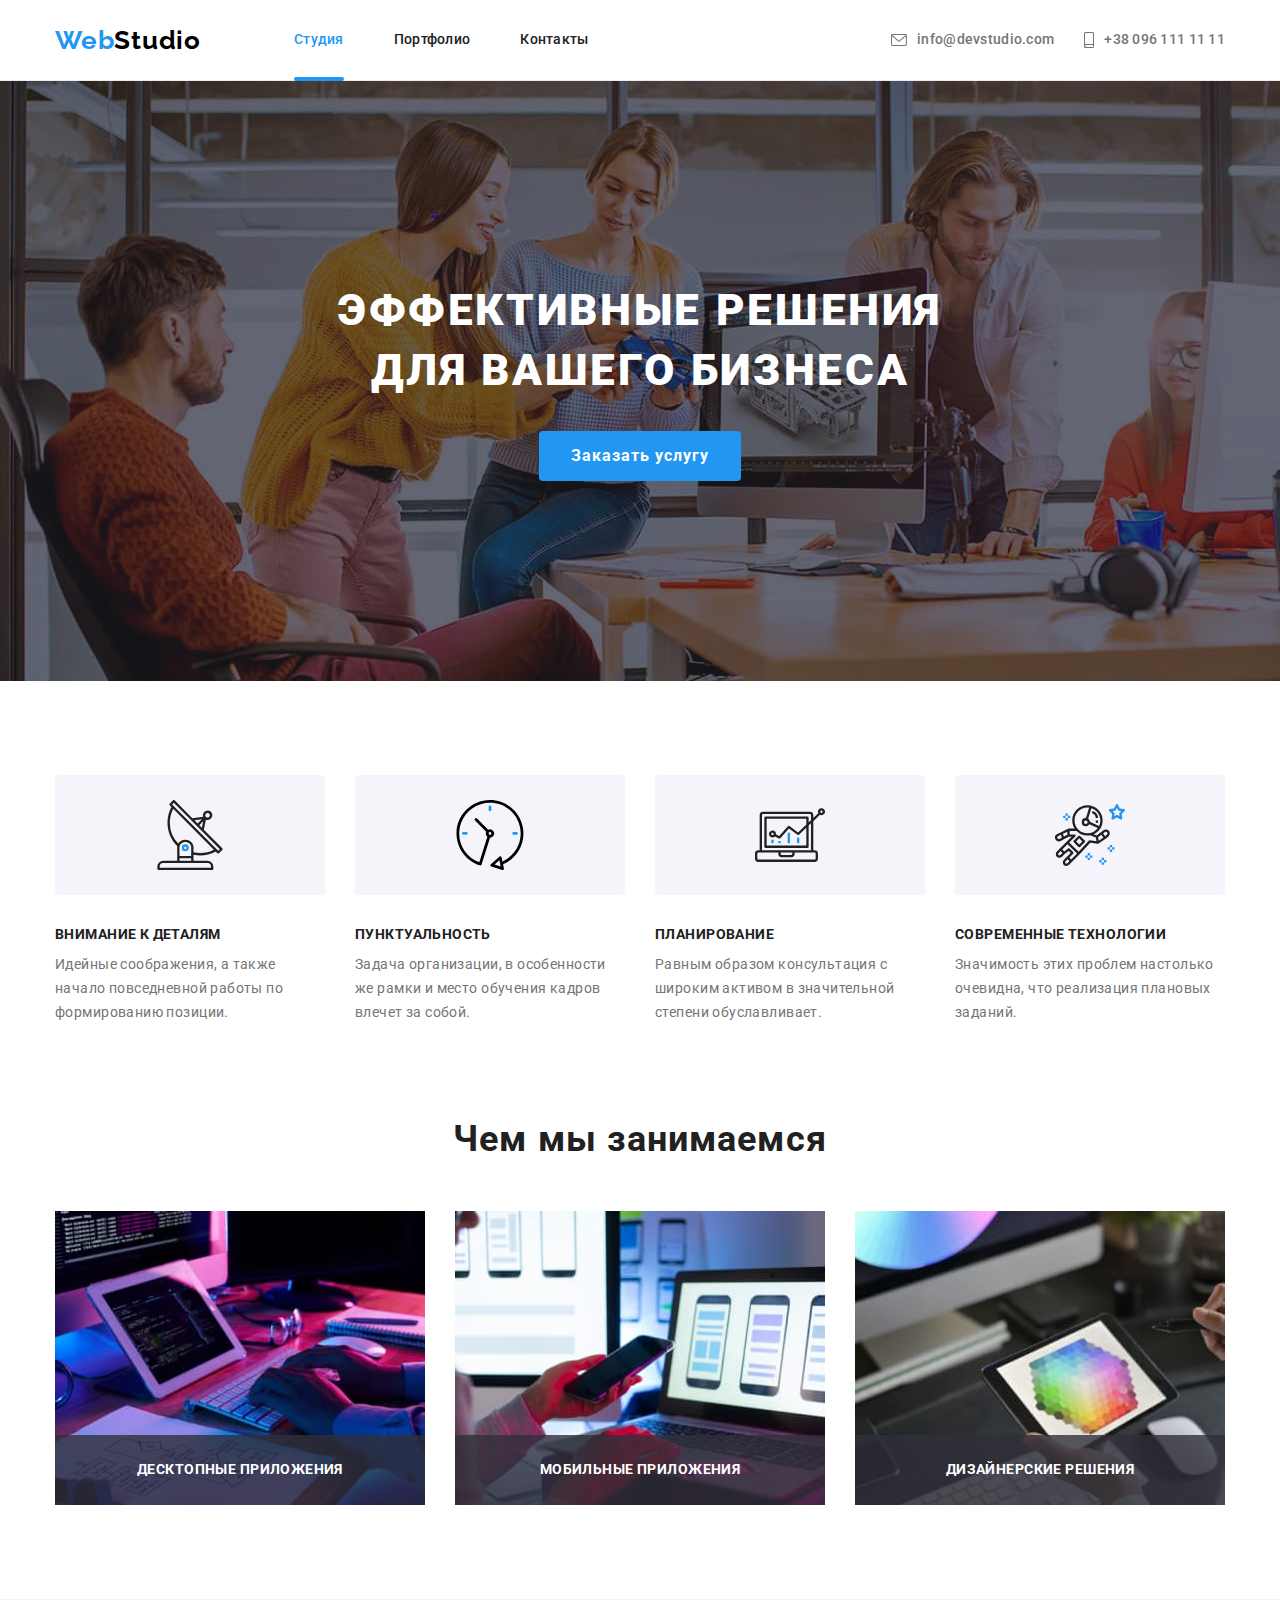
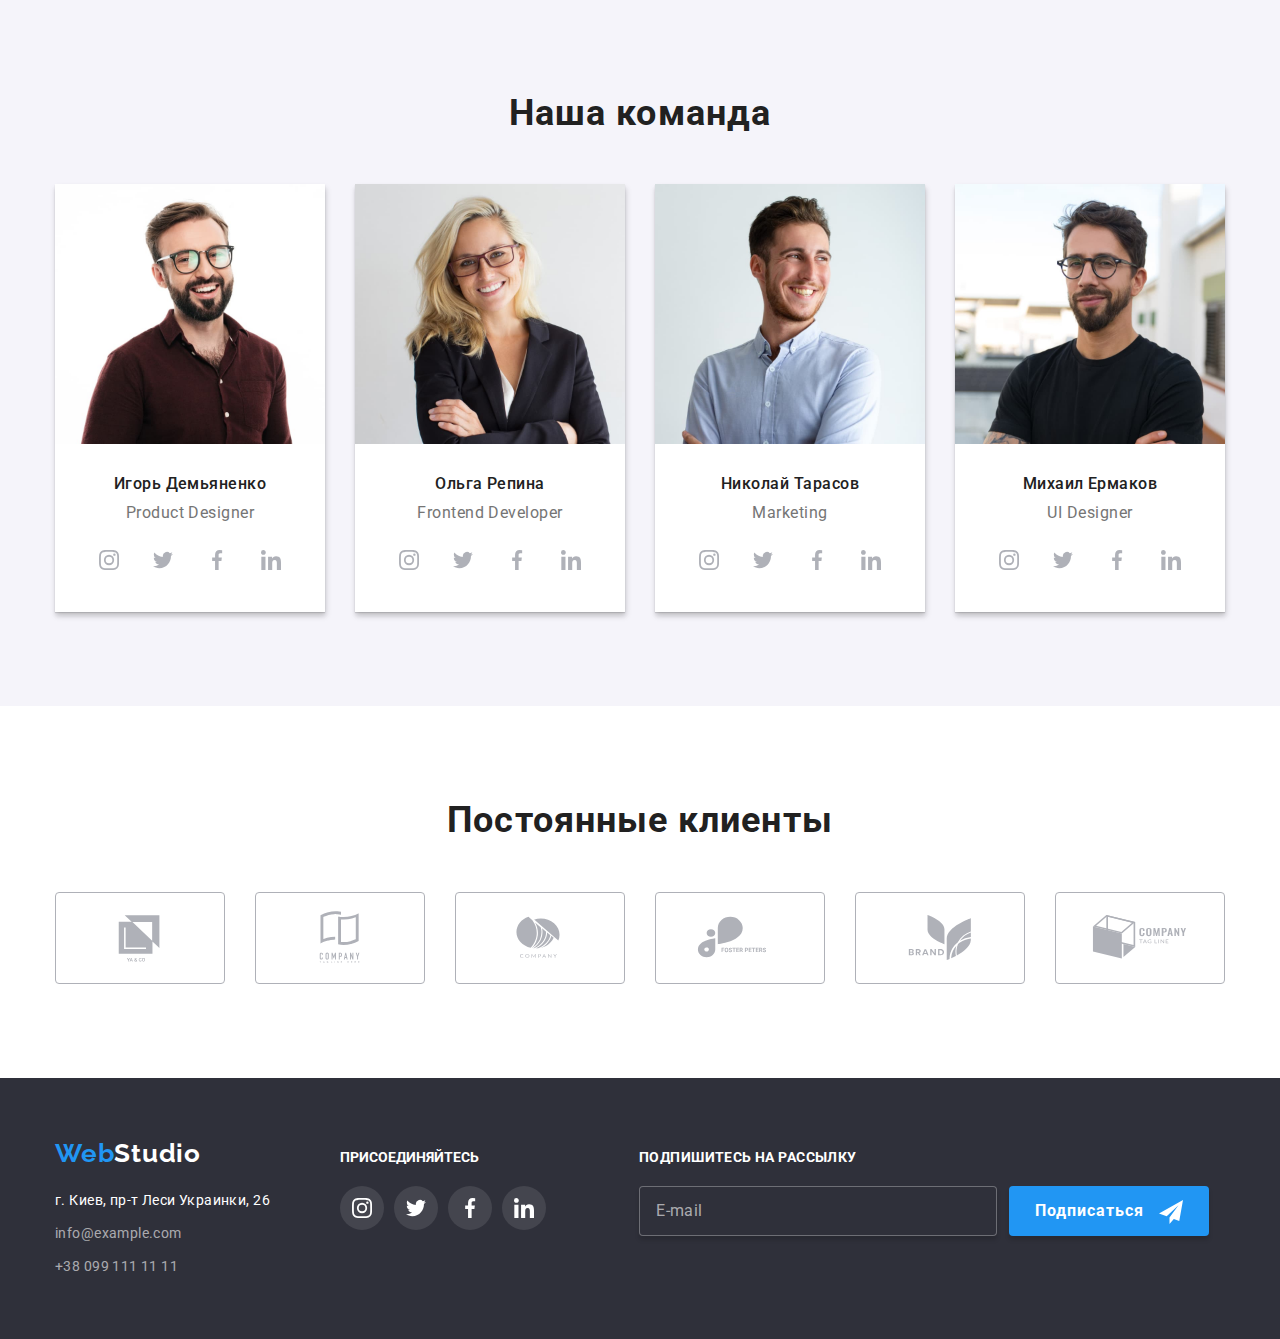
<file: index.html>
<!DOCTYPE html>
<html lang="ru">
  <head>
    <meta charset="UTF-8" />
    <meta http-equiv="X-UA-Compatible" content="IE=edge" />
    <meta name="viewport" content="width=device-width, initial-scale=1.0" />
    <title>Студия</title>
    <link
      href="https://fonts.googleapis.com/css2?family=Raleway:wght@700&family=Roboto:wght@400;500;700;900&display=swap"
      rel="stylesheet"
    />
    <link rel="stylesheet" href="./modern-normalize/modern-normalize.css" />
    <!-- <link rel="stylesheet" href="./css/styles.css" /> -->
    <link rel="stylesheet" href="./css/main.min.css" />
  </head>
  <body>
    <!-- шапка -->
    <header class="header">
      <div class="container header__wrapper">
        <!-- навигация -->
        <nav class="header__nav">
          <a href="./index.html" class="logo">Web<span class="logo--black">Studio</span></a>
          <ul class="site-nav">
            <li class="site-nav__item">
              <a href="#" class="site-nav__link site-nav__link--current">Студия</a>
            </li>
            <li class="site-nav__item">
              <a href="./portfolio.html" class="site-nav__link">Портфолио</a>
            </li>
            <li class="site-nav__item">
              <a href="#" class="site-nav__link">Контакты</a>
            </li>
          </ul>
        </nav>
        <ul class="auth-nav">
          <li class="auth-nav__item">
            <a class="auth-nav__link" href="info@devstudio.com">
              <svg class="auth-nav__icon-envelope" width="16" height="12">
                <use href="./images/icons.svg#icon-envelope"></use>
              </svg>
              info@devstudio.com</a
            >
          </li>
          <li class="auth-nav__item">
            <a class="auth-nav__link" href="tel:+380961111111">
              <svg class="auth-nav__icon-smartphone" width="10" height="16">
                <use href="./images/icons.svg#icon-smartphone"></use>
              </svg>
              +38 096 111 11 11</a
            >
          </li>
        </ul>
      </div>
    </header>
    <!-- основное -->
    <main>
      <!-- секция c кнопкой -->
      <section class="hero">
        <div class="container">
          <h1 class="hero__title">Эффективные решения для вашего бизнеса</h1>
          <button class="hero__button" type="button" data-modal-open>Заказать услугу</button>
        </div>
      </section>
      <!-- cекция с особенностями -->
      <section class="features section">
        <div class="container">
          <h2 class="title-hidden">Особенности команды WebStudio</h2>
          <ul class="features__wrapper">
            <li class="features__item details-icon">
              <div class="features__icon">
                <svg width="70" height="70">
                  <use href="./images/icons.svg#icon-antenna"></use>
                </svg>
              </div>
              <h3 class="features__title">Внимание к деталям</h3>
              <p class="features__text">
                Идейные соображения, а также начало повседневной работы по формированию позиции.
              </p>
            </li>
            <li class="features__item punctuality-icon">
              <div class="features__icon">
                <svg width="70" height="70">
                  <use href="./images/icons.svg#icon-clock"></use>
                </svg>
              </div>
              <h3 class="features__title">Пунктуальность</h3>
              <p class="features__text">
                Задача организации, в особенности же рамки и место обучения кадров влечет за собой.
              </p>
            </li>
            <li class="features__item planning-icon">
              <div class="features__icon">
                <svg width="70" height="70">
                  <use href="./images/icons.svg#icon-diagram"></use>
                </svg>
              </div>
              <h3 class="features__title">Планирование</h3>
              <p class="features__text">
                Равным образом консультация с широким активом в значительной степени обуславливает.
              </p>
            </li>
            <li class="features__item technology-icon">
              <div class="features__icon">
                <svg width="70" height="70">
                  <use href="./images/icons.svg#icon-astronaut"></use>
                </svg>
              </div>
              <h3 class="features__title">Современные технологии</h3>
              <p class="features__text">
                Значимость этих проблем настолько очевидна, что реализация плановых заданий.
              </p>
            </li>
          </ul>
        </div>
      </section>
      <!-- чем мы занимаемся -->
      <section class="activity">
        <div class="container">
          <h2 class="activity__title">Чем мы занимаемся</h2>
          <ul class="activity__wrapper">
            <li class="activity__item">
              <div class="activity__wrap">
                <img
                  class="activity__picture"
                  src="./images/box1.jpg"
                  alt="Фронтенд разработка"
                  width="370"
                  height="294"
                />
                <p class="activity__description">Десктопные приложения</p>
              </div>
            </li>
            <li class="activity__item">
              <div class="activity__wrap">
                <img
                  class="activity__picture"
                  src="./images/box2.jpg"
                  alt="Разработка пользовательского интерфейса"
                  width="370"
                  height="294"
                />
                <p class="activity__description">Мобильные приложения</p>
              </div>
            </li>
            <li class="activity__item">
              <div class="activity__wrap">
                <img
                  class="activity__picture"
                  src="./images/box3.jpg"
                  alt="Дизайн продукта"
                  width="370"
                  height="294"
                />
                <p class="activity__description">Дизайнерские решения</p>
              </div>
            </li>
          </ul>
        </div>
      </section>
      <!-- наша команда -->
      <section class="team section">
        <div class="container">
          <h2 class="team__title">Наша команда</h2>
          <ul class="team__wrapper">
            <li class="team__item">
              <img
                class="team__picture"
                src="./images/product-designer.jpg"
                alt="Человек, который формирует концепцию продукта"
                width="270"
                height="260"
              />
              <div class="team__card">
                <h3 class="team__name">Игорь Демьяненко</h3>
                <p class="team__role">Product Designer</p>
                <ul class="team__social list">
                  <li class="team__icons">
                    <a class="team__link" href="#">
                      <svg class="team__icon" width="20" height="20">
                        <use href="./images/icons.svg#icon-instagramteam"></use>
                      </svg>
                    </a>
                  </li>
                  <li class="team__icons">
                    <a class="team__link" href="#">
                      <svg class="team__icon" width="20" height="20">
                        <use href="./images/icons.svg#icon-twitterteam"></use>
                      </svg>
                    </a>
                  </li>
                  <li class="team__icons">
                    <a class="team__link" href="#">
                      <svg class="team__icon" width="20" height="20">
                        <use href="./images/icons.svg#icon-facebookteam"></use>
                      </svg>
                    </a>
                  </li>
                  <li class="team__icons">
                    <a class="team__link" href="#">
                      <svg class="team__icon" width="20" height="20">
                        <use href="./images/icons.svg#icon-linkedinteam"></use>
                      </svg>
                    </a>
                  </li>
                </ul>
              </div>
            </li>
            <li class="team__item">
              <img
                class="team__picture"
                src="./images/front-end-developer.jpg"
                alt="Человек, который занимается созданием веб-сайтов"
                width="270"
                height="260"
              />
              <div class="team__card">
                <h3 class="team__name">Ольга Репина</h3>
                <p class="team__role">Frontend Developer</p>
                <ul class="team__social list">
                  <li class="team__icons">
                    <a class="team__link" href="#">
                      <svg class="team__icon" width="20" height="20">
                        <use href="./images/icons.svg#icon-instagramteam"></use>
                      </svg>
                    </a>
                  </li>
                  <li class="team__icons">
                    <a class="team__link" href="#">
                      <svg class="team__icon" width="20" height="20">
                        <use href="./images/icons.svg#icon-twitterteam"></use>
                      </svg>
                    </a>
                  </li>
                  <li class="team__icons">
                    <a class="team__link" href="#">
                      <svg class="team__icon" width="20" height="20">
                        <use href="./images/icons.svg#icon-facebookteam"></use>
                      </svg>
                    </a>
                  </li>
                  <li class="team__icons">
                    <a class="team__link" href="#">
                      <svg class="team__icon" width="20" height="20">
                        <use href="./images/icons.svg#icon-linkedinteam"></use>
                      </svg>
                    </a>
                  </li>
                </ul>
              </div>
            </li>
            <li class="team__item">
              <img
                class="team__picture"
                src="./images/marketing.jpg"
                alt="Человек, отвечающий за маркетинг"
                width="270"
                height="260"
              />
              <div class="team__card">
                <h3 class="team__name">Николай Тарасов</h3>
                <p class="team__role">Marketing</p>
                <ul class="team__social list">
                  <li class="team__icons">
                    <a class="team__link" href="#">
                      <svg class="team__icon" width="20" height="20">
                        <use href="./images/icons.svg#icon-instagramteam"></use>
                      </svg>
                    </a>
                  </li>
                  <li class="team__icons">
                    <a class="team__link" href="#">
                      <svg class="team__icon" width="20" height="20">
                        <use href="./images/icons.svg#icon-twitterteam"></use>
                      </svg>
                    </a>
                  </li>
                  <li class="team__icons">
                    <a class="team__link" href="#">
                      <svg class="team__icon" width="20" height="20">
                        <use href="./images/icons.svg#icon-facebookteam"></use>
                      </svg>
                    </a>
                  </li>
                  <li class="team__icons">
                    <a class="team__link" href="#">
                      <svg class="team__icon" width="20" height="20">
                        <use href="./images/icons.svg#icon-linkedinteam"></use>
                      </svg>
                    </a>
                  </li>
                </ul>
              </div>
            </li>
            <li class="team__item">
              <img
                class="team__picture"
                src="./images/ui-designer.jpg"
                alt="Человек, работающий над графической частью интерфейса"
                width="270"
                height="260"
              />
              <div class="team__card">
                <h3 class="team__name">Михаил Ермаков</h3>
                <p class="team__role">UI Designer</p>
                <ul class="team__social">
                  <li class="team__icons">
                    <a class="team__link" href="#">
                      <svg class="team__icon" width="20" height="20">
                        <use href="./images/icons.svg#icon-instagramteam"></use>
                      </svg>
                    </a>
                  </li>
                  <li class="team__icons">
                    <a class="team__link" href="#">
                      <svg class="team__icon" width="20" height="20">
                        <use href="./images/icons.svg#icon-twitterteam"></use>
                      </svg>
                    </a>
                  </li>
                  <li class="team__icons">
                    <a class="team__link" href="#">
                      <svg class="team__icon" width="20" height="20">
                        <use href="./images/icons.svg#icon-facebookteam"></use>
                      </svg>
                    </a>
                  </li>
                  <li class="team__icons">
                    <a class="team__link" href="#">
                      <svg class="team__icon" width="20" height="20">
                        <use href="./images/icons.svg#icon-linkedinteam"></use>
                      </svg>
                    </a>
                  </li>
                </ul>
              </div>
            </li>
          </ul>
        </div>
      </section>
      <!--постоянные клиенты -->
      <section class="clients section">
        <div class="container">
          <h2 class="clients__title">Постоянные клиенты</h2>
          <ul class="clients__wrapper">
            <li class="clients__item">
              <a class="clients__link" href="#">
                <svg class="clients__icon" width="106" height="60">
                  <use href="./images/icons.svg#icon-yaco"></use>
                </svg>
              </a>
            </li>
            <li class="clients__item">
              <a class="clients__link" href="#">
                <svg class="clients__icon" width="106" height="60">
                  <use href="./images/icons.svg#icon-companytaglinehere"></use>
                </svg>
              </a>
            </li>
            <li class="clients__item">
              <a class="clients__link" href="#">
                <svg class="clients__icon" width="106" height="60">
                  <use href="./images/icons.svg#icon-company"></use>
                </svg>
              </a>
            </li>
            <li class="clients__item">
              <a class="clients__link" href="#">
                <svg class="clients__icon" width="106" height="60">
                  <use href="./images/icons.svg#icon-foster"></use>
                </svg>
              </a>
            </li>
            <li class="clients__item">
              <a class="clients__link" href="#">
                <svg class="clients__icon" width="106" height="60">
                  <use href="./images/icons.svg#icon-brand"></use>
                </svg>
              </a>
            </li>
            <li class="clients__item">
              <a class="clients__link" href="#">
                <svg class="clients__icon" width="106" height="60">
                  <use href="./images/icons.svg#icon-companttagline"></use>
                </svg>
              </a>
            </li>
          </ul>
        </div>
      </section>
    </main>
    <!-- футер -->
    <footer class="footer">
      <div class="container footer__wrapper">
        <div>
          <a class="logo logo__footer" href="./index.html"
            >Web<span class="logo--white">Studio</span></a
          >
          <address>
            <ul class="address">
              <li class="address__item">
                <a
                  class="address__link"
                  href="https://goo.gl/maps/dMJrHMzc6mi3SanNA"
                  target="_blank"
                  rel="noopener noreferrer"
                  >г. Киев, пр-т Леси Украинки, 26</a
                >
              </li>
              <li class="info__item">
                <a class="info__link" href="info@devstudio.com">info@example.com</a>
              </li>
              <li class="info__item">
                <a class="info__link" href="tel:+380991111111">+38 099 111 11 11</a>
              </li>
            </ul>
          </address>
        </div>
        <div class="social__wrapper">
          <h2 class="social__title">Присоединяйтесь</h2>
          <ul class="social__list">
            <li class="social__item">
              <a class="social__link" href="#">
                <svg class="social__icon" width="20" height="20">
                  <use href="./images/icons.svg#icon-instagramteam"></use>
                </svg>
              </a>
            </li>
            <li class="social__item">
              <a class="social__link" href="#">
                <svg class="social__icon" width="20" height="20">
                  <use href="./images/icons.svg#icon-twitterteam"></use>
                </svg>
              </a>
            </li>
            <li class="social__item">
              <a class="social__link" href="#">
                <svg class="social__icon" width="20" height="20">
                  <use href="./images/icons.svg#icon-facebookteam"></use>
                </svg>
              </a>
            </li>
            <li class="social__item">
              <a class="social__link" href="#">
                <svg class="social__icon" width="20" height="20">
                  <use href="./images/icons.svg#icon-linkedinteam"></use>
                </svg>
              </a>
            </li>
          </ul>
        </div>
        <div class="subscribe__wrapper">
          <h2 class="subscribe__title">Подпишитесь на рассылку</h2>
          <form class="subscribe__form">
            <input class="subscribe__input" type="email" name="email" placeholder="E-mail" />
            <button class="subscribe__button" type="submit">
              Подписаться
              <svg class="subscribe__icon" width="24" height="24">
                <use href="./images/icons.svg#icon-send"></use>
              </svg>
            </button>
          </form>
        </div>
      </div>
    </footer>
    <!-- модальное окно -->
    <div class="backdrop is-hidden" data-modal>
      <div class="modal">
        <button class="modal-button--close" type="button" data-modal-close>
          <svg width="11" height="11">
            <use href="./images/icons.svg#icon-close"></use>
          </svg>
        </button>
        <form class="callback-form">
          <strong class="callback-form__title">Оставьте свои данные, мы вам перезвоним</strong>
          <label class="callback-form__lable" for="name">Имя</label>
          <div class="callback-form__field">
            <input class="callback-form__input" type="text" name="name" id="name" />
            <svg class="callback-form__input-icon" width="18" height="18">
              <use href="./images/icons.svg#icon-person-callback-form"></use>
            </svg>
          </div>
          <label class="callback-form__lable" for="tel">Телефон</label>
          <div class="callback-form__field">
            <input class="callback-form__input" type="tel" name="tel" id="tel" />
            <svg class="callback-form__input-icon" width="18" height="18">
              <use href="./images/icons.svg#icon-phone-callback-form"></use>
            </svg>
          </div>
          <label class="callback-form__lable" for="email">Почта</label>
          <div class="callback-form__field">
            <input class="callback-form__input" type="email" name="email" id="email" />
            <svg class="callback-form__input-icon" width="18" height="18">
              <use href="./images/icons.svg#icon-email-callback-form"></use>
            </svg>
          </div>
          <label class="callback-form__lable" for="comment">Комментарий</label>
          <textarea
            class="callback-form__comment"
            name="comment"
            id="comment"
            placeholder="Введите текст"
          ></textarea>
          <label class="callback-form__checkbox">
            <input
              class="callback-form__checkbox-input checkbox-hidden"
              type="checkbox"
              name="arragement"
              tabindex="-1"
            />
            <span class="callback-form__checkbox-icon" tabindex="0">
              <svg width="16" height="15">
                <use href="./images/icons.svg#icon-check"></use>
              </svg>
            </span>
            <span class="callback-form__agreement-text">
              Соглашаюсь с рассылкой и принимаю
              <a class="callback-form__agreement-link" href="#">Условия договора</a>
            </span>
          </label>
          <button class="callback-form__button" type="submit">Отправить</button>
        </form>
      </div>
    </div>
    <script src="./js/modal.js"></script>
  </body>
</html>
</file>
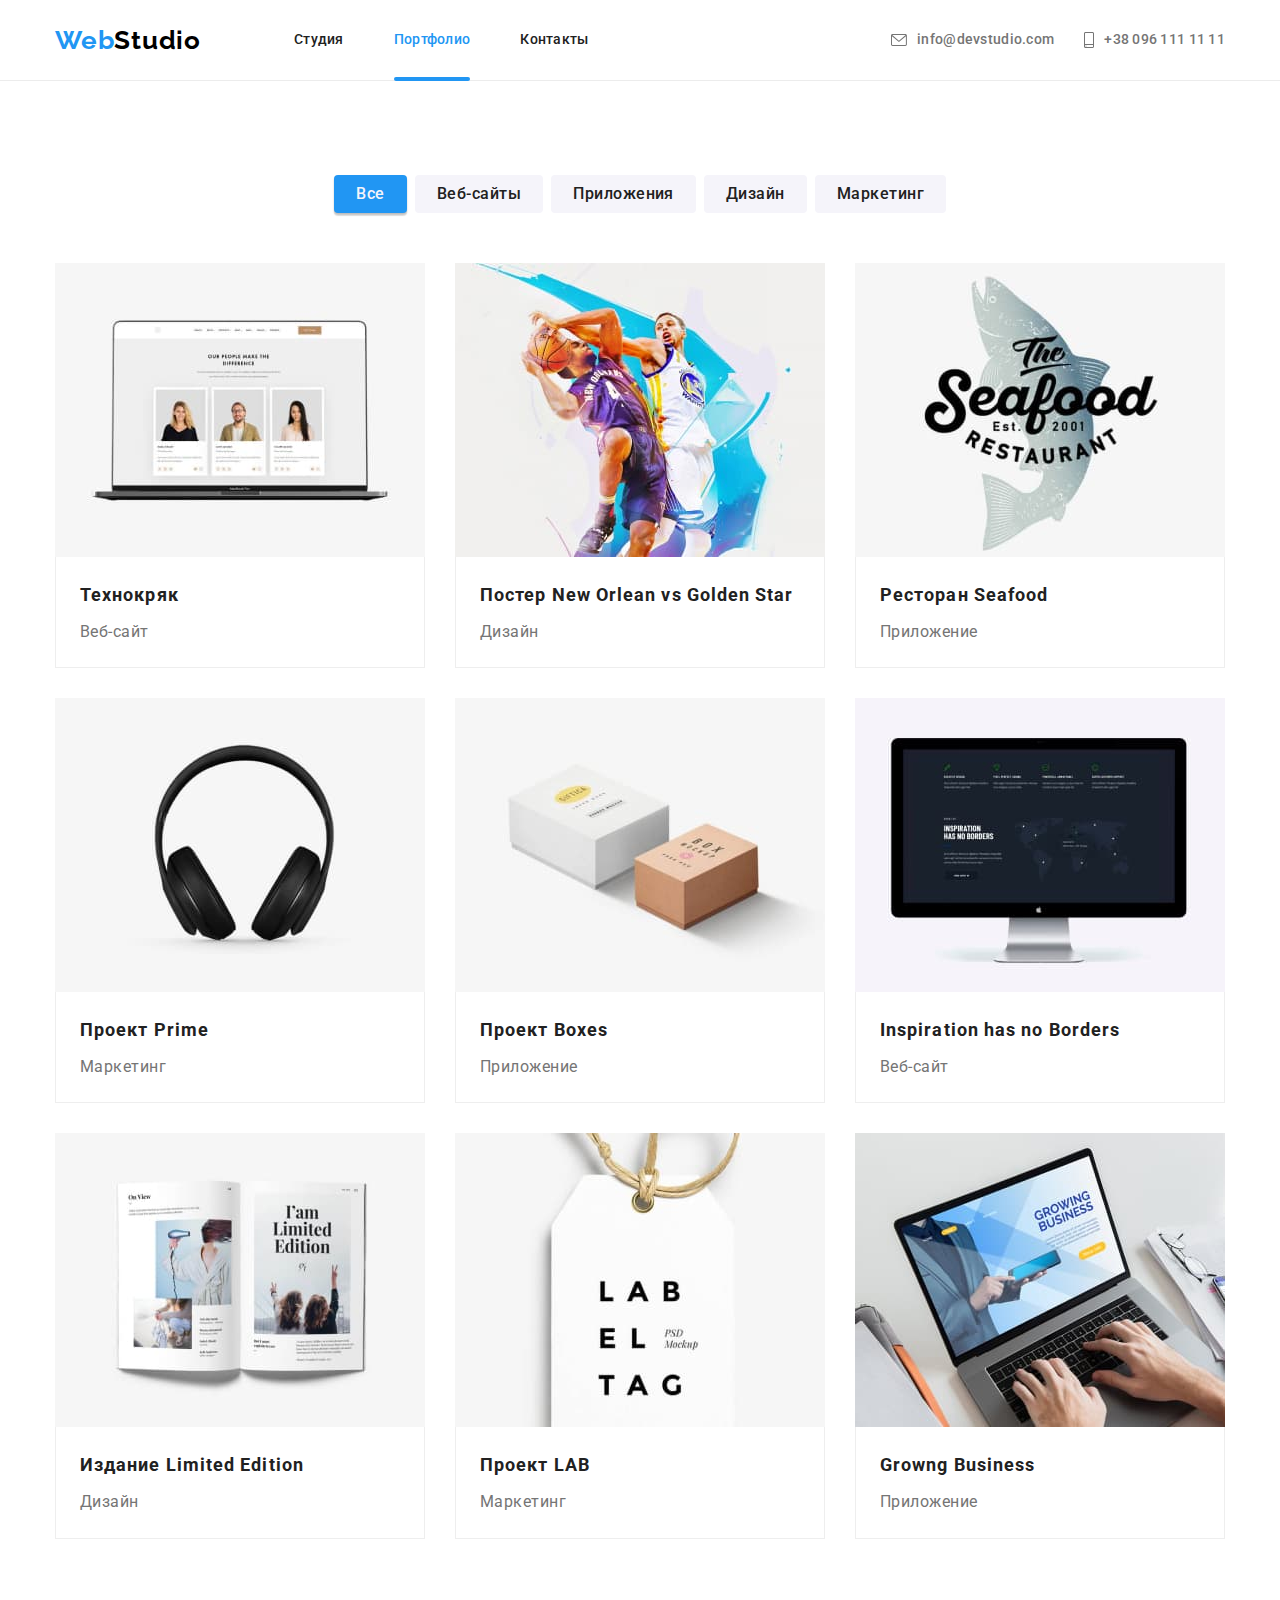
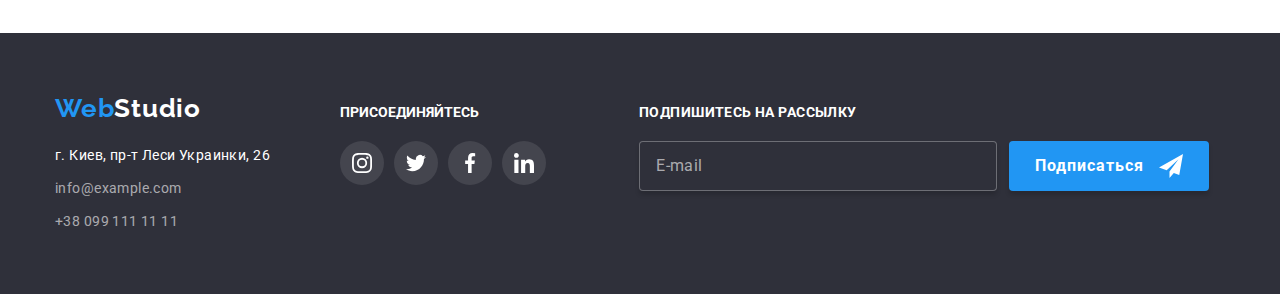
<file: portfolio.html>
<!DOCTYPE html>
<html lang="ru">
  <head>
    <meta charset="UTF-8" />
    <meta http-equiv="X-UA-Compatible" content="IE=edge" />
    <meta name="viewport" content="width=device-width, initial-scale=1.0" />
    <title>Portfolio</title>
    <link
      href="https://fonts.googleapis.com/css2?family=Raleway:wght@700&family=Roboto:wght@400;500;700;900&display=swap"
      rel="stylesheet"
    />
    <link rel="stylesheet" href="./modern-normalize/modern-normalize.css" />
    <!-- <link rel="stylesheet" href="./css/styles.css" /> -->
    <link rel="stylesheet" href="./css/main.min.css" />
  </head>
  <body>
    <!-- шапка -->
    <header class="header">
      <div class="container header__wrapper">
        <!-- навигация -->
        <nav class="header__nav">
          <a href="#" class="logo">Web<span class="logo--black">Studio</span></a>
          <ul class="site-nav">
            <li class="site-nav__item">
              <a href="./index.html" class="site-nav__link">Студия</a>
            </li>
            <li class="site-nav__item">
              <a href="#" class="site-nav__link site-nav__link--current">Портфолио</a>
            </li>
            <li class="site-nav__item">
              <a href="#" class="site-nav__link">Контакты</a>
            </li>
          </ul>
        </nav>
        <ul class="auth-nav">
          <li class="auth-nav__item">
            <a class="auth-nav__link" href="info@devstudio.com">
              <svg class="auth-nav__icon-envelope" width="16" height="12">
                <use href="./images/icons.svg#icon-envelope"></use>
              </svg>
              info@devstudio.com</a
            >
          </li>
          <li class="auth-nav__item">
            <a class="auth-nav__link" href="tel:+380961111111">
              <svg class="auth-nav__icon-smartphone" width="10" height="16">
                <use href="./images/icons.svg#icon-smartphone"></use>
              </svg>
              +38 096 111 11 11</a
            >
          </li>
        </ul>
      </div>
    </header>
    <!-- основное -->
    <main>
      <!-- секция примеры проектов -->
      <section class="examples section">
        <div class="container">
          <h1 class="title-hidden">примеры</h1>
          <ul class="filters">
            <li class="filters__item">
              <button class="filters__button filters__button--active" type="button">Все</button>
            </li>
            <li class="filters__item">
              <button class="filters__button" type="button">Веб-сайты</button>
            </li>
            <li class="filters__item">
              <button class="filters__button" type="button">Приложения</button>
            </li>
            <li class="filters__item">
              <button class="filters__button" type="button">Дизайн</button>
            </li>
            <li class="filters__item">
              <button class="filters__button" type="button">Маркетинг</button>
            </li>
          </ul>
          <ul class="examples__wrapper">
            <li class="examples__item">
              <a class="examples__link" href="#">
                <div class="examples__overlay">
                  <img
                    class="examples__picture"
                    src="./images/texnokryak.jpg"
                    alt="Пример проекта веб-сайта Технокряк"
                    width="370"
                    height="294"
                  />
                  <p class="overlay__text">
                    Ресурс предлагает комплексные предложения с разным уровнем функционала и
                    сервисов. Все это позволит посетителю получить исчерпывающие сведения о компании
                    или частном лице.
                  </p>
                </div>
                <div class="examples__card">
                  <h3 class="examples__title">Технокряк</h3>
                  <p class="examples__text">Веб-сайт</p>
                </div>
              </a>
            </li>
            <li class="examples__item">
              <a href="#" class="examples__link">
                <div class="examples__overlay">
                  <img
                    class="examples__picture"
                    src="./images/post-new-orlean-golden-star.jpg"
                    alt="Пример дизайна постера New Orlean vs Golden Star"
                    width="370"
                    height="294"
                  />
                  <p class="overlay__text">
                    Ресурс предлагает комплексные предложения с разным уровнем функционала и
                    сервисов. Все это позволит посетителю получить исчерпывающие сведения о компании
                    или частном лице.
                  </p>
                </div>
                <div class="examples__card">
                  <h3 class="examples__title">Постер New Orlean vs Golden Star</h3>
                  <p class="examples__text">Дизайн</p>
                </div>
              </a>
            </li>
            <li class="examples__item">
              <a href="" class="examples__link">
                <div class="examples__overlay">
                  <img
                    class="examples__picture"
                    src="./images/restaurant-seafood.jpg"
                    alt="Пример приложения для ресторана Seafood"
                    width="370"
                    height="294"
                  />
                  <p class="overlay__text">
                    Ресурс предлагает комплексные предложения с разным уровнем функционала и
                    сервисов. Все это позволит посетителю получить исчерпывающие сведения о компании
                    или частном лице.
                  </p>
                </div>
                <div class="examples__card">
                  <h3 class="examples__title">Ресторан Seafood</h3>
                  <p class="examples__text">Приложение</p>
                </div>
              </a>
            </li>
            <li class="examples__item">
              <a href="#" class="examples__link">
                <div class="examples__overlay">
                  <img
                    class="examples__picture"
                    src="./images/project-prime.jpg"
                    alt="Пример проекта Prime"
                    width="370"
                    height="294"
                  />
                  <p class="overlay__text">
                    Ресурс предлагает комплексные предложения с разным уровнем функционала и
                    сервисов. Все это позволит посетителю получить исчерпывающие сведения о компании
                    или частном лице.
                  </p>
                </div>
                <div class="examples__card">
                  <h3 class="examples__title">Проект Prime</h3>
                  <p class="examples__text">Маркетинг</p>
                </div>
              </a>
            </li>
            <li class="examples__item">
              <a href="#" class="examples__link">
                <div class="examples__overlay">
                  <img
                    class="examples__picture"
                    src="./images/project-boxes.jpg"
                    alt="Проект приложения Boxes"
                    width="370"
                    height="294"
                  />
                  <p class="overlay__text">
                    Ресурс предлагает комплексные предложения с разным уровнем функционала и
                    сервисов. Все это позволит посетителю получить исчерпывающие сведения о компании
                    или частном лице.
                  </p>
                </div>
                <div class="examples__card">
                  <h3 class="examples__title">Проект Boxes</h3>
                  <p class="examples__text">Приложение</p>
                </div>
              </a>
            </li>
            <li class="examples__item">
              <a href="#" class="examples__link">
                <div class="examples__overlay">
                  <img
                    class="examples__picture"
                    src="./images/inspiration-has-a-borders.jpg"
                    alt="Проект веб-сайта Inspiration has no borders"
                    width="370"
                    height="294"
                  />
                  <p class="overlay__text">
                    Ресурс предлагает комплексные предложения с разным уровнем функционала и
                    сервисов. Все это позволит посетителю получить исчерпывающие сведения о компании
                    или частном лице.
                  </p>
                </div>
                <div class="examples__card">
                  <h3 class="examples__title">Inspiration has no Borders</h3>
                  <p class="examples__text">Веб-сайт</p>
                </div>
              </a>
            </li>
            <li class="examples__item">
              <a href="#" class="examples__link">
                <div class="examples__overlay">
                  <img
                    class="examples__picture"
                    src="./images/limited-edition.jpg"
                    alt="Пример дизайна издания Limited Edition"
                    width="370"
                    height="294"
                  />
                  <p class="overlay__text">
                    Ресурс предлагает комплексные предложения с разным уровнем функционала и
                    сервисов. Все это позволит посетителю получить исчерпывающие сведения о компании
                    или частном лице.
                  </p>
                </div>
                <div class="examples__card">
                  <h3 class="examples__title">Издание Limited Edition</h3>
                  <p class="examples__text">Дизайн</p>
                </div>
              </a>
            </li>
            <li class="examples__item">
              <a href="#" class="examples__link">
                <div class="examples__overlay">
                  <img
                    class="examples__picture"
                    src="./images/project-lab.jpg"
                    alt="Пример проекта LAB"
                    width="370"
                    height="294"
                  />
                  <p class="overlay__text">
                    Ресурс предлагает комплексные предложения с разным уровнем функционала и
                    сервисов. Все это позволит посетителю получить исчерпывающие сведения о компании
                    или частном лице.
                  </p>
                </div>
                <div class="examples__card">
                  <h3 class="examples__title">Проект LAB</h3>
                  <p class="examples__text">Маркетинг</p>
                </div>
              </a>
            </li>
            <li class="examples__item">
              <a class="examples__link" href="#">
                <div class="examples__overlay">
                  <img
                    class="examples__picture"
                    src="./images/growing-business.jpg"
                    alt="Проект приложения Growing Business"
                    width="370"
                    height="294"
                  />
                  <p class="overlay__text">
                    Ресурс предлагает комплексные предложения с разным уровнем функционала и
                    сервисов. Все это позволит посетителю получить исчерпывающие сведения о компании
                    или частном лице.
                  </p>
                </div>
                <div class="examples__card">
                  <h3 class="examples__title">Growng Business</h3>
                  <p class="examples__text">Приложение</p>
                </div>
              </a>
            </li>
          </ul>
        </div>
      </section>
    </main>
    <!-- футер -->
    <footer class="footer">
      <div class="container footer__wrapper">
        <div>
          <a class="logo logo__footer" href="./index.html"
            >Web<span class="logo--white">Studio</span></a
          >
          <address>
            <ul class="address">
              <li class="address__item">
                <a
                  class="address__link"
                  href="https://goo.gl/maps/dMJrHMzc6mi3SanNA"
                  target="_blank"
                  rel="noopener noreferrer"
                  >г. Киев, пр-т Леси Украинки, 26</a
                >
              </li>
              <li class="info__item">
                <a class="info__link" href="info@devstudio.com">info@example.com</a>
              </li>
              <li class="info__item">
                <a class="info__link" href="tel:+380991111111">+38 099 111 11 11</a>
              </li>
            </ul>
          </address>
        </div>
        <div class="social__wrapper">
          <h2 class="social__title">Присоединяйтесь</h2>
          <ul class="social__list">
            <li class="social__item">
              <a class="social__link" href="#">
                <svg class="social__icon" width="20" height="20">
                  <use href="./images/icons.svg#icon-instagramteam"></use>
                </svg>
              </a>
            </li>
            <li class="social__item">
              <a class="social__link" href="#">
                <svg class="social__icon" width="20" height="20">
                  <use href="./images/icons.svg#icon-twitterteam"></use>
                </svg>
              </a>
            </li>
            <li class="social__item">
              <a class="social__link" href="#">
                <svg class="social__icon" width="20" height="20">
                  <use href="./images/icons.svg#icon-facebookteam"></use>
                </svg>
              </a>
            </li>
            <li class="social__item">
              <a class="social__link" href="#">
                <svg class="social__icon" width="20" height="20">
                  <use href="./images/icons.svg#icon-linkedinteam"></use>
                </svg>
              </a>
            </li>
          </ul>
        </div>
        <div class="subscribe__wrapper">
          <h2 class="subscribe__title">Подпишитесь на рассылку</h2>
          <form class="subscribe__form">
            <input class="subscribe__input" type="email" name="email" placeholder="E-mail" />
            <button class="subscribe__button" type="submit">
              Подписаться
              <svg class="subscribe__icon" width="24" height="24">
                <use href="./images/icons.svg#icon-send"></use>
              </svg>
            </button>
          </form>
        </div>
      </div>
    </footer>
    <script src="./js/modal.js"></script>
  </body>
</html>
</file>
<file: css/main.min.css>
:root{--white-color: #ffffff;--primary-text-color: rgba(33, 33, 33, 1);--secondary-text-color: rgba(117, 117, 117, 1);--accent-color: rgba(33, 150, 243, 1);--logo-studio-color: #000000;--background-hero: rgba(47, 48, 58, 1);--background-section-team: #F5F4FA;--footer-background-color: rgba(47, 48, 58, 1);--address-links-color: rgba(255, 255, 255, 0.6);--backgroung-buttons-color: rgba(245, 244, 250, 1);--primary-buttons-text-color: rgba(33, 33, 33, 1);--background-for-button: #188CE8;--border-color-cards: rgba(238, 238, 238, 1);--border-for-header: rgba(236, 236, 236, 1);--button-active-color: rgba(245, 244, 250, 1);--color-for-team-cards: rgba(255, 255, 255, 1);--gradient-color: rgba(47, 48, 58, 0.4) 35%;--background-features-card: #F5F4FA;--color-for-join: rgba(255, 255, 255, 1);--icon-color: rgba(175, 177, 184, 1);--color-for-links: rgba(255, 255, 255, 1);--icon-background-color: rgba(255, 255, 255, .1);--overlay-color: rgba(0, 0, 0, 0.2);--modal-window-color: rgba(255, 255, 255, 1);--activity-cards-text-color: rgba(255, 255, 255, 1);--activity-cards-background: rgba(47, 48, 58, 0.8);--ovarlay-examples-cards-color: rgba(33, 150, 243, 0.9);--overlay-examples-text-color: rgba(255, 255, 255, 1);--close-button-color: #000000;--subscribe-title-color: rgba(255, 255, 255, 1);--subscribe-button-color: rgba(255, 255, 255, 1);--subscribe-button-box-shadow: rgba(0, 0, 0, 0.15);--subscribe-button-background-color: rgba(33, 150, 243, 1);--subscribe-button-hover-background-color: #188ce8;--subscribe-icon-color: rgba(255, 255, 255, 1);--subscribe-input-text-color: rgba(255, 255, 255, 0.6);--callback-title-color: rgba(33, 33, 33, 1);--callback-form-lable-color: rgba(117, 117, 117, 1);--callback-form-input-border-color: rgba(33, 33, 33, 0.2);--callback-agreenamt-link-color: rgba(33, 150, 243, 1);--callbackform-agreemant-text: rgba(117, 117, 117, 1);--call-back-form-checkbox-border-color: rgba(33, 33, 33, 1);--checkbox-button-hover-color: #188ce8;--main-font: Roboto,sans-serif;--logo-font: Raleway,sans-serif;--timing-function: cubic-bezier(0.4, 0, 0.2, 1)}/*! modern-normalize v1.1.0 | MIT License | https://github.com/sindresorhus/modern-normalize */*,::before,::after{box-sizing:border-box}html{line-height:1.15;-webkit-text-size-adjust:100%;-moz-tab-size:4;tab-size:4}body{margin:0;font-family:system-ui,-apple-system,"Segoe UI",Roboto,Helvetica,Arial,sans-serif,"Apple Color Emoji","Segoe UI Emoji"}hr{height:0;color:inherit}abbr[title]{text-decoration:underline dotted}b,strong{font-weight:bolder}code,kbd,samp,pre{font-family:ui-monospace, SFMono-Regular, Consolas, 'Liberation Mono', Menlo, monospace;font-size:1em}small{font-size:80%}sub,sup{font-size:75%;line-height:0;position:relative;vertical-align:baseline}sub{bottom:-0.25em}sup{top:-0.5em}table{text-indent:0;border-color:inherit}button,input,optgroup,select,textarea{font-family:inherit;font-size:100%;line-height:1.15;margin:0}button,select{text-transform:none}button,[type='button'],[type='reset'],[type='submit']{-webkit-appearance:button}::-moz-focus-inner{border-style:none;padding:0}:-moz-focusring{outline:1px dotted ButtonText}:-moz-ui-invalid{box-shadow:none}legend{padding:0}progress{vertical-align:baseline}::-webkit-inner-spin-button,::-webkit-outer-spin-button{height:auto}[type='search']{-webkit-appearance:textfield;outline-offset:-2px}::-webkit-search-decoration{-webkit-appearance:none}::-webkit-file-upload-button{-webkit-appearance:button;font:inherit}summary{display:list-item}.site-nav,.auth-nav,.features__wrapper,.activity__wrapper,.team__wrapper,.team__social,.clients__wrapper,.address,.social__list,.filters,.examples__wrapper{padding:0;margin:0;list-style:none}.hero{padding:200px 0}.title-hidden{position:absolute;width:1px;height:1px;margin:-1px;border:0;padding:0;white-space:nowrap;clip-path:inset(100%);clip:rect(0 0 0 0);overflow:hidden}.activity{padding-top:0px;padding-bottom:94px}.callback-form__checkbox-input{position:absolute;width:1px;height:1px;margin:-1px;border:0;padding:0;white-space:nowrap;clip-path:inset(100%);clip:rect(0 0 0 0);overflow:hidden}body{color:var(--primary-text-color);background-color:var(--white-color);font-family:var(--main-font);font-style:normal;font-weight:400;font-size:14px}h1,h2,h3,h4,h5,h6,p,ul{margin-top:0;margin-bottom:0}.container{width:1200px;margin:0 auto;padding:0 15px}.section{padding-top:94px;padding-bottom:94px}.header{border-bottom:1px solid var(--border-for-header)}.header__wrapper{display:flex}.header__nav{display:flex;align-items:center}.site-nav{display:flex;margin-left:93px}.site-nav__item{position:relative}.site-nav__item:not(:last-child){margin-right:50px}.site-nav__link{transition:color 250ms var(--timing-function);display:inline-block;padding-top:32px;padding-bottom:32px;text-decoration:none;font-weight:500;font-size:14px;line-height:1.14;letter-spacing:0.02em;color:var(--primary-text-color)}.site-nav__link:hover,.site-nav__link:focus{color:var(--accent-color)}.site-nav__link--current{color:var(--accent-color)}.site-nav__link--current::after{content:'';position:absolute;left:0;bottom:-1px;display:block;width:100%;height:4px;border-radius:2px;background-color:var(--accent-color)}.auth-nav{display:flex;margin-left:auto}.auth-nav__item:not(:last-child){margin-right:30px}.auth-nav__link{transition:color 250ms var(--timing-function);display:flex;align-items:center;padding-top:32px;padding-bottom:32px;text-decoration:none;font-weight:500;font-size:14px;line-height:1.14;letter-spacing:0.02em;color:var(--secondary-text-color)}.auth-nav__link:hover,.auth-nav__link:focus{color:var(--accent-color)}.auth-nav__icon-envelope{margin-right:10px;fill:currentColor}.auth-nav__icon-smartphone{margin-right:10px;fill:currentColor}.logo{display:block;font-family:var(--logo-font);font-weight:700;font-size:26px;line-height:1.19;letter-spacing:0.03em;text-decoration:none;color:var(--accent-color)}.logo--black{text-decoration:none;letter-spacing:0.03em;color:var(--logo-studio-color)}.logo--white{color:var(--white-color)}.logo__footer{margin-bottom:20px}.hero{max-width:1600px;height:600px;margin:auto;text-align:center;background-color:var(--background-hero);background-image:linear-gradient(var(--gradient-color), var(--gradient-color)),url(../images/background-image.jpg)}.hero__title{margin:0 auto;width:696px;font-weight:900;font-size:44px;line-height:1.36;text-transform:uppercase;letter-spacing:0.06em;color:var(--white-color)}.hero__button{position:relative;transition:background-color 250ms var(--timing-function);display:block;border:none;border-radius:4px;padding:10px 32px;margin:30px auto 0;min-width:130px;cursor:pointer;font-family:inherit;font-weight:700;font-size:16px;line-height:1.875;letter-spacing:0.06em;color:var(--white-color);background-color:var(--accent-color)}.hero__button:hover,.hero__button:focus{background-color:var(--background-for-button)}.features{background-color:var(--white-color)}.features__wrapper{display:flex;flex-wrap:wrap;align-items:center;justify-content:center}.features__item{flex-basis:270px}.features__item:not(:last-child){margin-right:30px}.features__title{margin-bottom:10px;margin-bottom:10px;font-weight:700;font-size:14px;line-height:1.14;text-transform:uppercase;letter-spacing:0.03em;color:var(--primary-text-color)}.features__text{color:var(--secondary-text-color);font-size:14px;line-height:1.71;letter-spacing:0.03em}.features__icon{display:flex;align-items:center;justify-content:center;margin-bottom:32px;border-radius:4px;height:120px;background-color:var(--background-features-card)}.activity{background-color:var(--white-color)}.activity__title{margin-bottom:50px;font-weight:700;font-size:36px;line-height:1.16;text-align:center;letter-spacing:0.03em;color:var(--primary-text-color)}.activity__wrapper{display:flex}.activity__item:not(:last-child){margin-right:30px}.activity__picture{display:block}.activity__wrap{position:relative}.activity__description{position:absolute;bottom:0;width:100%;padding:27px 0;font-weight:700;line-height:1.14;text-align:center;letter-spacing:0.03em;text-transform:uppercase;background-color:var(--activity-cards-background);color:var(--activity-cards-text-color)}.team{background-color:var(--background-section-team)}.team__title{margin-bottom:50px;text-align:center;font-weight:700;font-size:36px;line-height:1.16;letter-spacing:0.03em;color:var(--primary-text-color)}.team__wrapper{display:flex}.team__item{background-color:var(--color-for-team-cards);box-shadow:0px 1px 1px rgba(0,0,0,0.12),0px 4px 4px rgba(0,0,0,0.06),1px 4px 6px rgba(0,0,0,0.16)}.team__item:not(:last-child){margin-right:30px}.team__card{padding-top:30px;padding-bottom:30px}.team__picture{display:block}.team__name{margin-bottom:10px;text-align:center;font-weight:500;font-size:16px;line-height:1.19;letter-spacing:0.03em;color:var(--primary-text-color)}.team__role{margin-bottom:16px;text-align:center;font-size:16px;line-height:1.19;letter-spacing:0.03em;color:var(--secondary-text-color)}.team__social{display:flex;justify-content:center;align-items:center}.team__icons:not(:last-child){margin-right:10px}.team__link{transition:background-color 250ms var(--timing-function),color 250ms var(--timing-function);display:flex;width:44px;height:44px;border-radius:50%;justify-content:center;align-items:center;color:var(--icon-color)}.team__link:hover,.team__link:focus{background-color:var(--accent-color);color:var(--color-for-team-cards)}.team__icon{fill:currentColor}.clients__title{margin-bottom:50px;font-weight:700;font-size:36px;line-height:1.16;letter-spacing:0.03em;text-align:center;color:var(--primary-text-color)}.clients__wrapper{display:flex}.clients__item{flex-basis:170px}.clients__item:not(:last-child){margin-right:30px}.clients__link{transition:color 250ms var(--timing-function),border-color 250ms var(--timing-function);display:flex;justify-content:center;align-items:center;height:92px;border:1px solid #afb1b8;border-radius:4px;color:var(--icon-color)}.clients__link:hover,.clients__link:focus{color:var(--accent-color);border-color:var(--accent-color)}.clients__icon{fill:currentColor}.footer{padding-top:60px;padding-bottom:60px;background-color:var(--footer-background-color)}.footer__wrapper{display:flex;align-items:baseline}.address__item{margin-bottom:9px}.address__link{text-decoration:none;font-style:normal;line-height:1.71;letter-spacing:0.03em;color:var(--white-color)}.info__item:not(:last-child){margin-bottom:9px}.info__link{transition:color 250ms var(--timing-function);text-decoration:none;font-style:normal;line-height:1.71;letter-spacing:0.03em;color:var(--address-links-color)}.info__link:hover,.info__link:focus{color:var(--accent-color)}.social__wrapper{margin-left:70px}.social__title{margin-bottom:20px;font-weight:700;font-size:14px;line-height:1.14;text-transform:uppercase;color:var(--color-for-join)}.social__list{display:flex}.social__item:not(:last-child){margin-right:10px}.social__link{transition:background-color 250ms var(--timing-function);display:flex;width:44px;height:44px;border-radius:50%;justify-content:center;align-items:center;color:var(--color-for-links);background-color:var(--icon-background-color)}.social__link:hover,.social__link:focus{background-color:var(--accent-color)}.social__icon{fill:currentColor}.subscribe__wrapper{margin-left:93px}.subscribe__title{margin-bottom:20px;font-size:14px;line-height:1.14;font-weight:700;text-transform:uppercase;letter-spacing:0.03em;color:var(--subscribe-title-color)}.subscribe__form{display:flex}.subscribe__input{padding-left:16px;min-width:358px;border:1px solid rgba(255,255,255,0.3);border-radius:4px;box-shadow:0px 4px 4px 0px rgba(0,0,0,0.15);background-color:var(--footer-background-color);font-size:16px;line-height:1.25;font-weight:400;font-style:normal;letter-spacing:0.03em;color:var(--subscribe-input-text-color)}.subscribe__input::placeholder{font-size:16px;line-height:1.25;letter-spacing:0.03em;color:var(--subscribe-input-text-color)}.subscribe__button{display:inline-block;transition:background-color 250ms var(--timing-function);min-width:200px;padding:10px 0;margin-left:12px;vertical-align:middle;box-shadow:0px 4px 4px var(--subscribe-button-box-shadow);border:transparent;border-radius:4px;background-color:var(--subscribe-button-background-color);cursor:pointer;font-size:16px;line-height:1.87;font-weight:700;text-align:center;letter-spacing:0.06em;color:var(--subscribe-button-color)}.subscribe__button:hover{background-color:var(--subscribe-button-hover-background-color)}.subscribe__icon{margin-left:10px;vertical-align:middle;fill:var(--subscribe-icon-color)}.backdrop{position:fixed;transition:opacity 250ms var(--timing-function),visibility 250ms var(--timing-function);top:0;left:0;width:100vw;height:100vh;background-color:var(--overlay-color)}.backdrop.is-hidden{opacity:0;visibility:hidden;pointer-events:none}.modal{position:absolute;left:50%;top:50%;transform:translate(-50%, -50%);width:528px;box-shadow:0px 1px 3px rgba(0,0,0,0.12),0px 1px 1px rgba(0,0,0,0.14),0px 2px 1px rgba(0,0,0,0.2);border-radius:4px;background-color:var(--modal-window-color)}.modal-button--close{position:absolute;top:8px;right:8px;display:flex;justify-content:center;align-items:center;width:30px;height:30px;transition:fill 250ms var(--timing-function);border:1px solid rgba(0,0,0,0.1);border-radius:50%;background-color:transparent;cursor:pointer;fill:var(--close-button-color)}.modal-button--close:hover{fill:var(--accent-color)}.callback-form{display:flex;flex-direction:column;padding:40px}.callback-form__title{display:block;margin-bottom:12px;font-size:20px;line-height:1.15;letter-spacing:0.03em;text-align:center;color:var(--callback-title-color)}.callback-form__lable{margin-bottom:4px;font-size:12px;line-height:1.16;letter-spacing:0.01em;color:var(--callback-form-lable-color)}.callback-form__field{position:relative}.callback-form__input{transition:border-color 250ms var(--timing-function);height:40px;width:100%;margin-bottom:10px;padding-left:42px;border:1px solid var(--callback-form-input-border-color);border-radius:4px}.callback-form__input:focus{border-color:var(--accent-color);outline:0}.callback-form__input:focus ~ .callback-form__input-icon{fill:var(--accent-color)}.callback-form__input-icon{position:absolute;transition:fill 250ms var(--timing-function);top:11px;left:12px;fill:#212121}.callback-form__comment{transition:border-color 250ms var(--timing-function);padding:12px 16px;width:448px;height:120px;border:1px solid rgba(33,33,33,0.2);border-radius:4px;resize:none}.callback-form__comment::placeholder{font-family:'Roboto';font-style:normal;font-weight:400;font-size:14px;line-height:16px;letter-spacing:0.01em;color:rgba(117,117,117,0.5)}.callback-form__comment:focus{outline:0;border-color:var(--accent-color)}.callback-form__checkbox{display:flex;align-items:center;justify-content:center;margin-top:20px;margin-bottom:30px}.callback-form__checkbox-input:checked+.callback-form__checkbox-icon{border-color:var(--accent-color);background-color:var(--accent-color);fill:var(--white-color)}.callback-form__checkbox-icon{transition:border-color 250ms var(--timing-function),background-color 250ms var(--timing-function),fill 250ms var(--timing-function);display:inline-flex;align-items:center;margin-right:7px;width:16px;height:15px;border:2px solid var(--call-back-form-checkbox-border-color);border-radius:2px;fill:var(--white-color)}.callback-form__checkbox-icon:focus{outline:2px solid var(--accent-color)}.callback-form__agreement-text{line-height:1.71;letter-spacing:0.03em;color:var(--callbackform-agreemant-text)}.callback-form__agreement-link{line-height:1.71;letter-spacing:0.03em;text-decoration-line:underline;color:var(--callback-agreenamt-link-color)}.callback-form__button{transition:background-color 250ms var(--timing-function);display:inline-block;margin:0 auto;height:50px;width:200px;background-color:#2196f3;border-radius:4px;border:transparent;cursor:pointer;font-weight:700;font-size:16px;line-height:1.87;color:var(--white-color);letter-spacing:0.06em;box-shadow:0px 1px 3px rgba(0,0,0,0.12),0px 1px 1px rgba(0,0,0,0.14),0px 2px 1px rgba(0,0,0,0.2)}.callback-form__button:hover{background-color:var(--checkbox-button-hover-color)}.filters{display:flex;justify-content:center;margin-bottom:50px}.filters__item:not(:last-child){margin-right:8px}.filters__button{display:block;border:none;border-radius:4px;min-width:73px;padding:6px 22px;color:var(--primary-buttons-text-color);background-color:var(--backgroung-buttons-color);font-family:inherit;cursor:pointer;font-weight:500;font-size:16px;line-height:1.6;letter-spacing:0.03em;transition:color 250ms var(--timing-function),background-color 250ms var(--timing-function),box-shadow 250ms var(--timing-function)}.filters__button:hover,.filters__button:focus{color:var(--white-color);background-color:var(--accent-color);box-shadow:0px 3px 1px rgba(0,0,0,0.1),0px 1px 2px rgba(0,0,0,0.08),0px 2px 2px rgba(0,0,0,0.12)}.filters__button--active{color:var(--button-active-color);background-color:var(--accent-color);box-shadow:0px 3px 1px rgba(0,0,0,0.1),0px 1px 2px rgba(0,0,0,0.08),0px 2px 2px rgba(0,0,0,0.12)}.examples__wrapper{display:flex;flex-wrap:wrap}.examples__item{margin-right:30px;margin-bottom:30px}.examples__item:nth-child(3n){margin-right:0}.examples__item:nth-last-child(-n+3){margin-bottom:0}.examples__link{transition:box-shadow 250ms var(--timing-function);display:inline-block;text-decoration:none}.examples__link:hover,.examples__link:focus{cursor:pointer;box-shadow:0px 3px 1px rgba(0,0,0,0.1),0px 1px 2px rgba(0,0,0,0.08),0px 2px 2px rgba(0,0,0,0.12)}.examples__link:hover .overlay__text{transform:translateY(0)}.examples__overlay{position:relative;overflow:hidden}.overlay__text{position:absolute;transition:transform 250ms cubic-bezier(0.4, 0, 0.2, 1);transform:translateY(100%);top:0;left:0;padding:63px 24px;width:100%;height:100%;font-size:18px;line-height:1.55;letter-spacing:0.03em;color:var(--overlay-examples-text-color);background-color:var(--ovarlay-examples-cards-color)}.examples__picture{display:block}.examples__card{padding:20px 24px;border-right:1px solid var(--border-color-cards);border-left:1px solid var(--border-color-cards);border-bottom:1px solid var(--border-color-cards)}.examples__title{margin-bottom:4px;font-weight:700;font-size:18px;line-height:2;letter-spacing:0.06em;color:var(--primary-text-color)}.examples__text{font-size:16px;line-height:1.9;letter-spacing:0.03em;color:var(--secondary-text-color)}
/*# sourceMappingURL=main.min.css.map */
</file>
